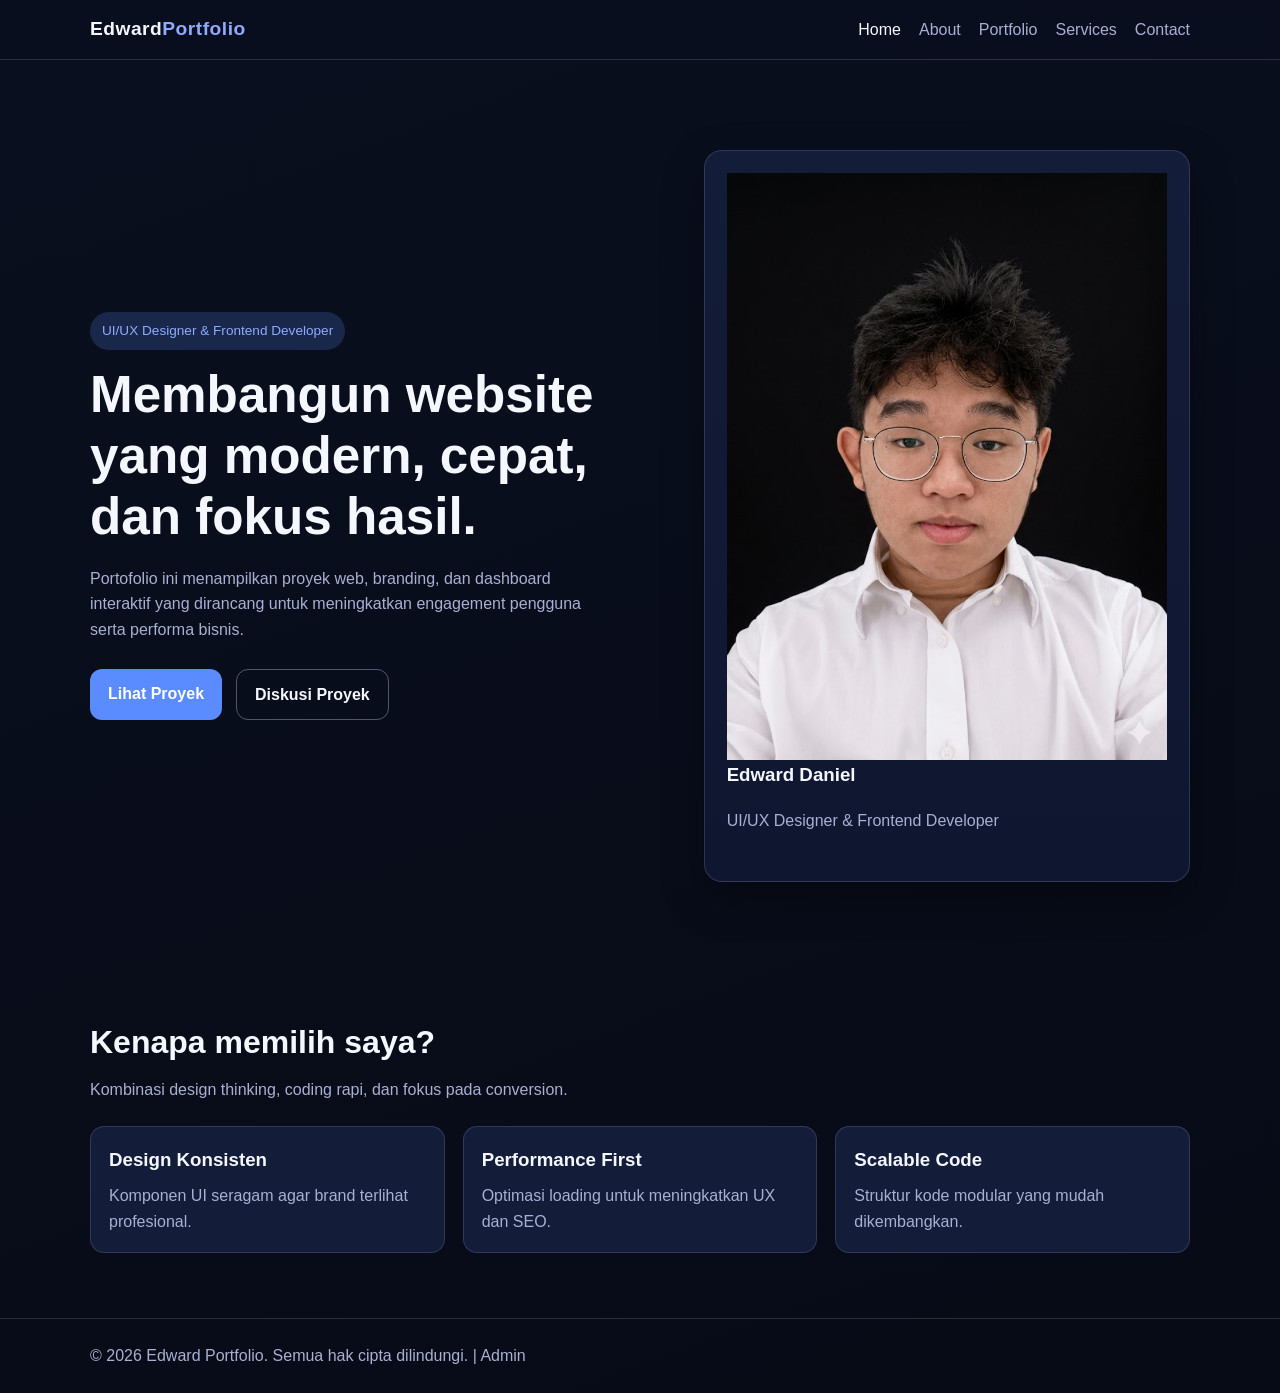
<file: portofoliouts/index.html>
<!doctype html>
<html lang="id">
  <head>
    <meta charset="UTF-8" />
    <meta name="viewport" content="width=device-width, initial-scale=1.0" />
    <title>Portfolio | Home</title>
    <link rel="stylesheet" href="styles.css" />
  </head>
  <body>
    <header class="navbar">
      <div class="container nav-wrap">
        <a href="index.html" class="brand">Edward<span>Portfolio</span></a>
        <button class="menu-btn" data-menu-btn>Menu</button>
        <nav class="menu" data-menu>
          <a data-link href="index.html">Home</a>
          <a data-link href="about.html">About</a>
          <a data-link href="portfolio.html">Portfolio</a>
          <a data-link href="services.html">Services</a>
          <a data-link href="contact.html">Contact</a>
        </nav>
      </div>
    </header>

    <main>
      <section class="hero">
        <div class="container hero-grid">
          <div>
            <span class="badge">UI/UX Designer & Frontend Developer</span>
            <h1 data-hero-title>
              Membangun website yang modern, cepat, dan fokus hasil.
            </h1>
            <p data-hero-description>
              Portofolio ini menampilkan proyek web, branding, dan dashboard
              interaktif yang dirancang untuk meningkatkan engagement pengguna
              serta performa bisnis.
            </p>
            <div class="cta">
              <a href="portfolio.html" class="btn btn-primary">Lihat Proyek</a>
              <a href="contact.html" class="btn btn-ghost">Diskusi Proyek</a>
            </div>
          </div>
          <div class="panel hero-card profile-card">
            <img src="images/fotodiriedu.png" alt="Profil Edward" />
            <h3>Edward Daniel</h3>
            <p class="section-subtitle">UI/UX Designer & Frontend Developer</p>
          </div>
        </div>
      </section>

      <section class="section">
        <div class="container">
          <h2 class="section-title">Kenapa memilih saya?</h2>
          <p class="section-subtitle">
            Kombinasi design thinking, coding rapi, dan fokus pada conversion.
          </p>
          <div class="grid-3">
            <article class="card">
              <h3>Design Konsisten</h3>
              <p>Komponen UI seragam agar brand terlihat profesional.</p>
            </article>
            <article class="card">
              <h3>Performance First</h3>
              <p>Optimasi loading untuk meningkatkan UX dan SEO.</p>
            </article>
            <article class="card">
              <h3>Scalable Code</h3>
              <p>Struktur kode modular yang mudah dikembangkan.</p>
            </article>
          </div>
        </div>
      </section>
    </main>

    <footer class="footer">
      <div class="container">
        <p>
          © 2026 Edward Portfolio. Semua hak cipta dilindungi. |
          <a href="admin.html">Admin</a>
        </p>
      </div>
    </footer>
    <script src="script.js"></script>
  </body>
</html>
</file>
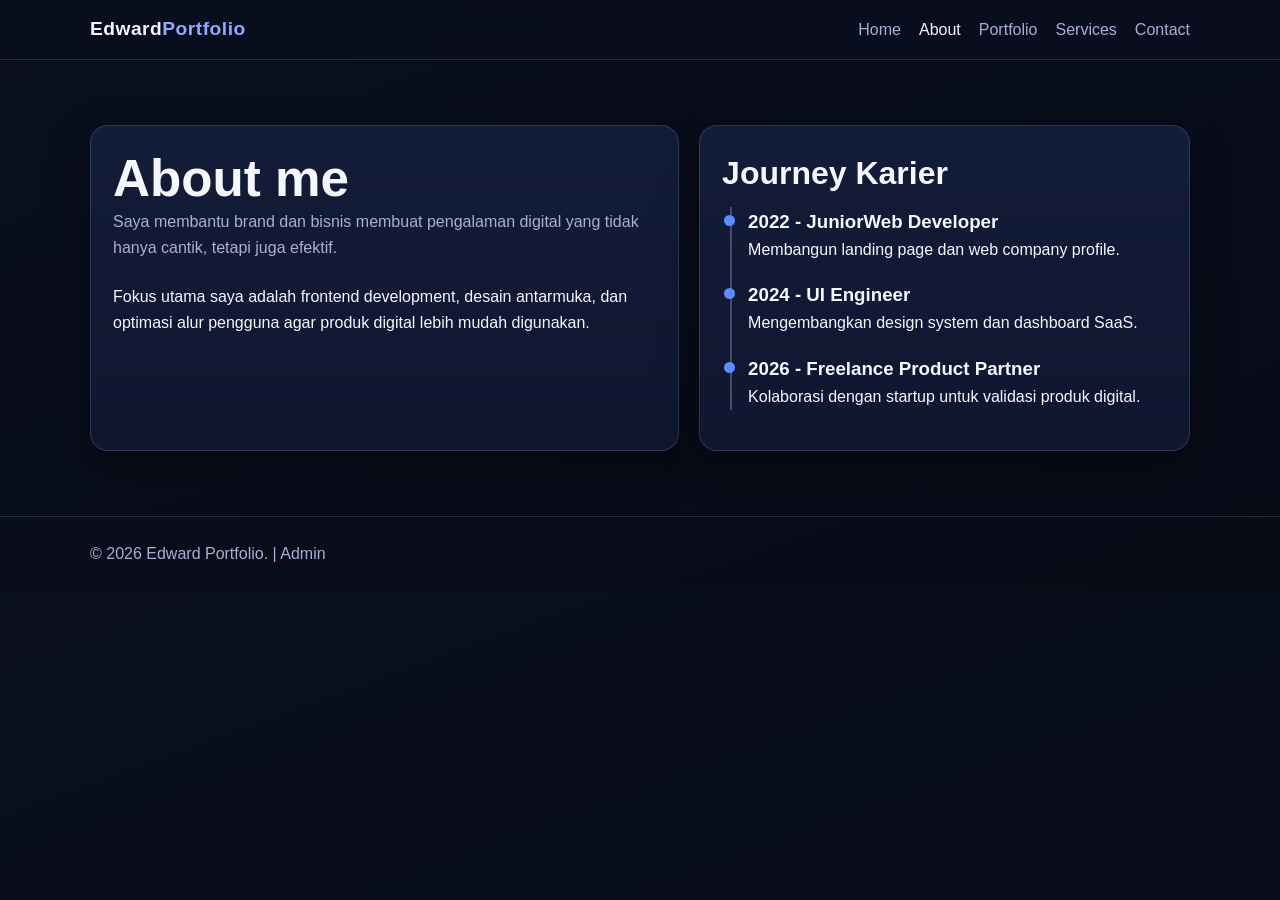
<file: portofoliouts/about.html>
<!doctype html>
<html lang="id">
  <head>
    <meta charset="UTF-8" />
    <meta name="viewport" content="width=device-width, initial-scale=1.0" />
    <title>Portfolio | About</title>
    <link rel="stylesheet" href="styles.css" />
  </head>
  <body>
    <header class="navbar">
      <div class="container nav-wrap">
        <a href="index.html" class="brand">Edward<span>Portfolio</span></a>
        <button class="menu-btn" data-menu-btn>Menu</button>
        <nav class="menu" data-menu>
          <a data-link href="index.html">Home</a>
          <a data-link href="about.html">About</a>
          <a data-link href="portfolio.html">Portfolio</a>
          <a data-link href="services.html">Services</a>
          <a data-link href="contact.html">Contact</a>
        </nav>
      </div>
    </header>
    <main class="section">
      <div class="container two-col">
        <section class="panel hero-card">
          <h1>About me</h1>
          <p class="section-subtitle" data-about-subtitle>
            Saya membantu brand dan bisnis membuat pengalaman digital yang tidak
            hanya cantik, tetapi juga efektif.
          </p>
          <p data-about-text>
            Fokus utama saya adalah frontend development, desain antarmuka, dan
            optimasi alur pengguna agar produk digital lebih mudah digunakan.
          </p>
        </section>
        <section class="panel hero-card">
          <h2 class="section-title">Journey Karier</h2>
          <div class="timeline">
            <div class="timeline-item">
              <h3>2022 - JuniorWeb Developer</h3>
              <p>Membangun landing page dan web company profile.</p>
            </div>
            <div class="timeline-item">
              <h3>2024 - UI Engineer</h3>
              <p>Mengembangkan design system dan dashboard SaaS.</p>
            </div>
            <div class="timeline-item">
              <h3>2026 - Freelance Product Partner</h3>
              <p>Kolaborasi dengan startup untuk validasi produk digital.</p>
            </div>
          </div>
        </section>
      </div>
    </main>
    <footer class="footer">
      <div class="container">
        <p>© 2026 Edward Portfolio. | <a href="admin.html">Admin</a></p>
      </div>
    </footer>
    <script src="script.js"></script>
  </body>
</html>
</file>
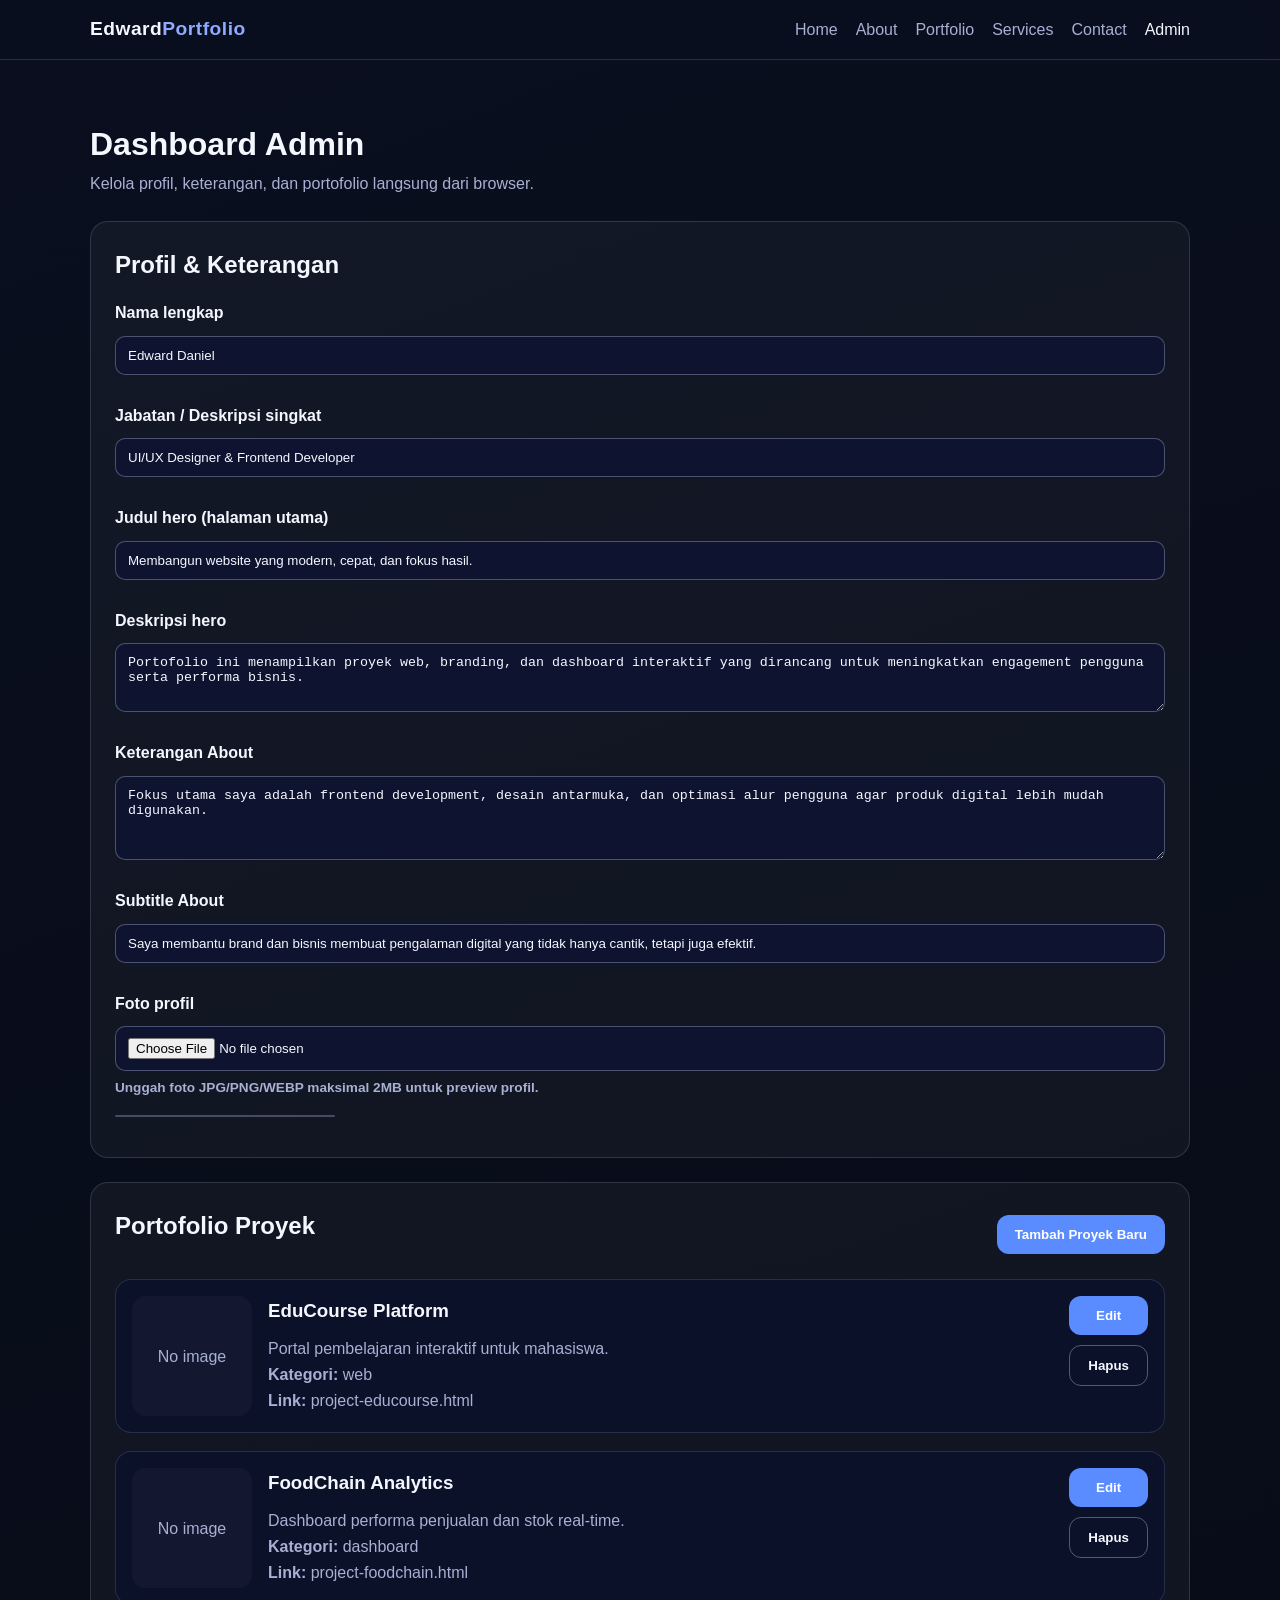
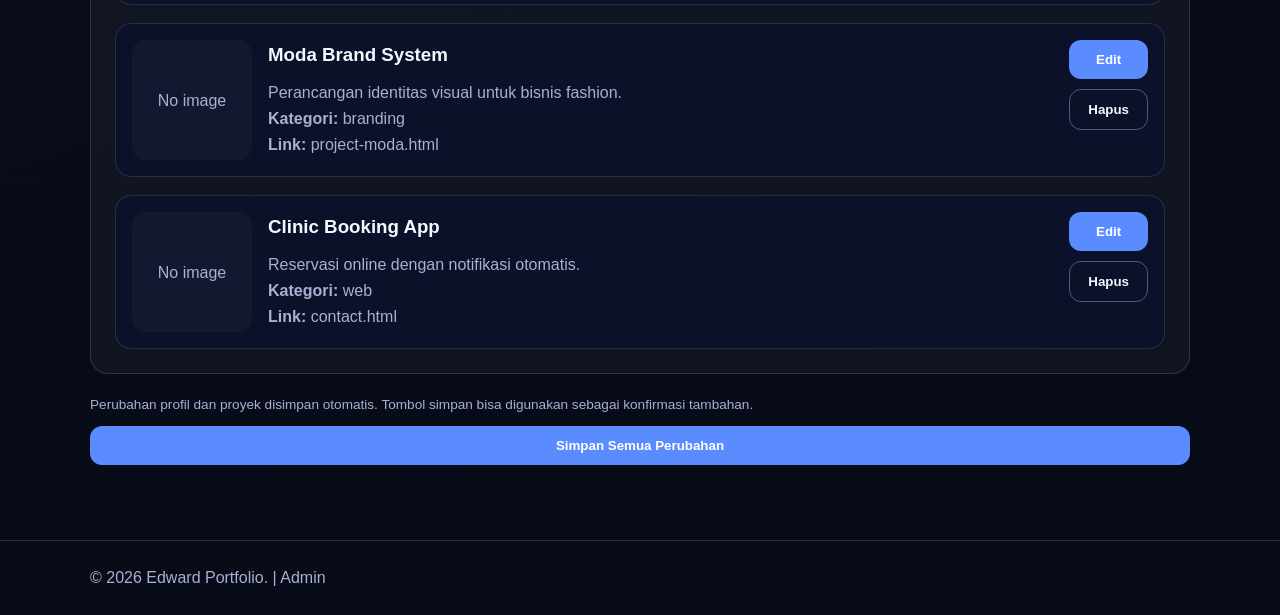
<file: portofoliouts/admin.html>
<!doctype html>
<html lang="id">
  <head>
    <meta charset="UTF-8" />
    <meta name="viewport" content="width=device-width, initial-scale=1.0" />
    <title>Admin | Portfolio</title>
    <link rel="stylesheet" href="styles.css" />
  </head>
  <body>
    <header class="navbar">
      <div class="container nav-wrap">
        <a href="index.html" class="brand">Edward<span>Portfolio</span></a>
        <button class="menu-btn" data-menu-btn>Menu</button>
        <nav class="menu" data-menu>
          <a data-link href="index.html">Home</a>
          <a data-link href="about.html">About</a>
          <a data-link href="portfolio.html">Portfolio</a>
          <a data-link href="services.html">Services</a>
          <a data-link href="contact.html">Contact</a>
          <a data-link href="admin.html">Admin</a>
        </nav>
      </div>
    </header>

    <main class="section">
      <div class="container">
        <h1 class="section-title">Dashboard Admin</h1>
        <p class="section-subtitle">
          Kelola profil, keterangan, dan portofolio langsung dari browser.
        </p>

        <section class="admin-panel">
          <h2>Profil & Keterangan</h2>
          <form data-admin-profile-form>
            <label>
              Nama lengkap
              <input
                type="text"
                name="name"
                placeholder="Edward Daniel"
                required
              />
            </label>
            <label>
              Jabatan / Deskripsi singkat
              <input
                type="text"
                name="subtitle"
                placeholder="UI/UX Designer & Frontend Developer"
                required
              />
            </label>
            <label>
              Judul hero (halaman utama)
              <input
                type="text"
                name="heroTitle"
                placeholder="Membangun website yang modern, cepat, dan fokus hasil."
                required
              />
            </label>
            <label>
              Deskripsi hero
              <textarea
                name="heroDescription"
                rows="3"
                placeholder="Portofolio ini menampilkan proyek web..."
                required
              ></textarea>
            </label>
            <label>
              Keterangan About
              <textarea
                name="aboutText"
                rows="4"
                placeholder="Fokus utama saya adalah frontend development..."
                required
              ></textarea>
            </label>
            <label>
              Subtitle About
              <input
                type="text"
                name="aboutSubtitle"
                placeholder="Saya membantu brand dan bisnis..."
                required
              />
            </label>
            <label>
              Foto profil
              <input
                type="file"
                name="profilePhoto"
                accept="image/*"
                data-admin-profile-photo
              />
              <span class="photo-note"
                >Unggah foto JPG/PNG/WEBP maksimal 2MB untuk preview
                profil.</span
              >
              <img class="photo-preview" data-admin-profile-preview hidden />
            </label>
          </form>
        </section>

        <section class="admin-panel">
          <div class="admin-header-row">
            <h2>Portofolio Proyek</h2>
            <button
              class="btn btn-primary"
              data-admin-add-project
              type="button"
            >
              Tambah Proyek Baru
            </button>
          </div>
          <div data-admin-projects class="project-list"></div>
          <div class="project-form-panel" data-admin-new-project hidden>
            <h3>Tambah / Edit Proyek</h3>
            <form data-admin-project-form>
              <input type="hidden" name="projectId" />
              <label>
                Judul proyek
                <input type="text" name="title" required />
              </label>
              <label>
                Kategori
                <input
                  type="text"
                  name="category"
                  placeholder="web / dashboard / branding"
                  required
                />
              </label>
              <label>
                Deskripsi singkat
                <textarea name="description" rows="3" required></textarea>
              </label>
              <label>
                Link detail atau halaman eksternal
                <input
                  type="url"
                  name="link"
                  placeholder="project-educourse.html"
                  required
                />
              </label>
              <label>
                Foto thumbnail proyek
                <input
                  type="file"
                  name="projectPhoto"
                  accept="image/*"
                  data-admin-project-photo
                />
                <span class="photo-note"
                  >Foto akan ditampilkan sebagai thumbnail di halaman
                  portfolio.</span
                >
                <img class="photo-preview" data-admin-project-preview hidden />
              </label>
              <div class="project-form-actions">
                <button class="btn btn-primary" type="submit">
                  Simpan Proyek
                </button>
                <button
                  class="btn btn-ghost"
                  type="button"
                  data-admin-cancel-project
                >
                  Kembali
                </button>
              </div>
            </form>
          </div>
        </section>

        <div class="admin-actions">
          <p class="photo-note">
            Perubahan profil dan proyek disimpan otomatis. Tombol simpan bisa
            digunakan sebagai konfirmasi tambahan.
          </p>
          <button class="btn btn-primary" data-admin-save type="button">
            Simpan Semua Perubahan
          </button>
          <p class="feedback" data-admin-feedback></p>
        </div>
      </div>
    </main>

    <footer class="footer">
      <div class="container">
        <p>© 2026 Edward Portfolio. | <a href="admin.html">Admin</a></p>
      </div>
    </footer>
    <script src="script.js"></script>
  </body>
</html>
</file>
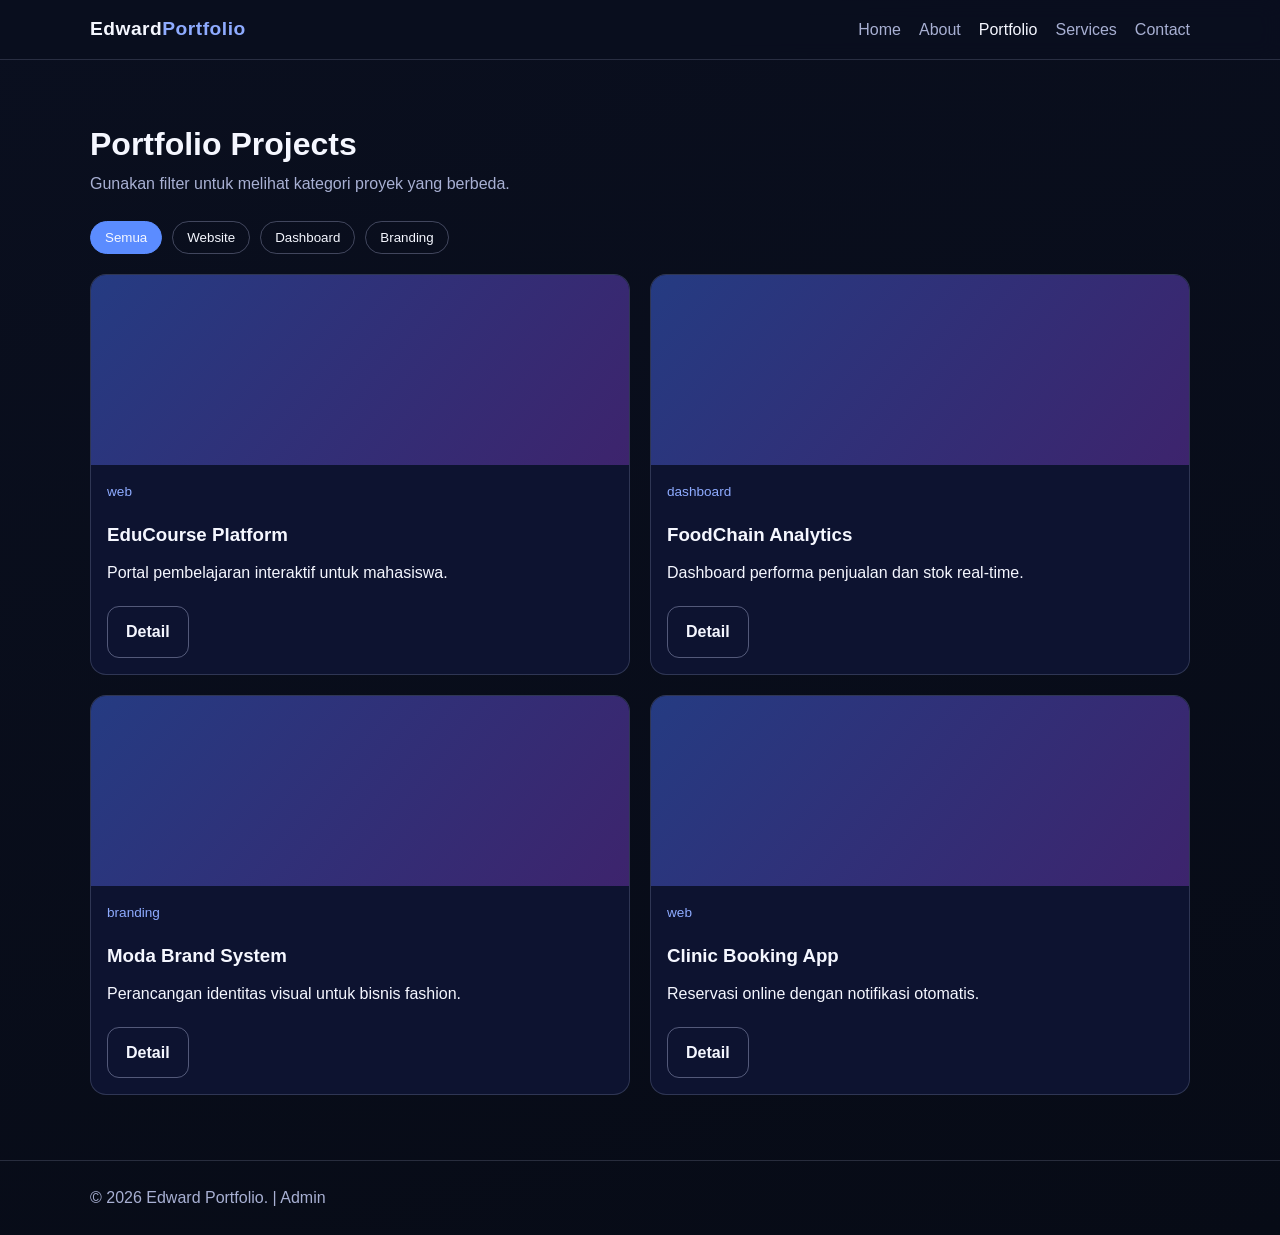
<file: portofoliouts/portfolio.html>
<!doctype html>
<html lang="id">
  <head>
    <meta charset="UTF-8" />
    <meta name="viewport" content="width=device-width, initial-scale=1.0" />
    <title>Portfolio | Works</title>
    <link rel="stylesheet" href="styles.css" />
  </head>
  <body>
    <header class="navbar">
      <div class="container nav-wrap">
        <a href="index.html" class="brand">Edward<span>Portfolio</span></a>
        <button class="menu-btn" data-menu-btn>Menu</button>
        <nav class="menu" data-menu>
          <a data-link href="index.html">Home</a>
          <a data-link href="about.html">About</a>
          <a data-link href="portfolio.html">Portfolio</a>
          <a data-link href="services.html">Services</a>
          <a data-link href="contact.html">Contact</a>
        </nav>
      </div>
    </header>
    <main class="section">
      <div class="container">
        <h1 class="section-title">Portfolio Projects</h1>
        <p class="section-subtitle">
          Gunakan filter untuk melihat kategori proyek yang berbeda.
        </p>
        <div class="filters">
          <button class="filter-btn active" data-filter="all">Semua</button>
          <button class="filter-btn" data-filter="web">Website</button>
          <button class="filter-btn" data-filter="dashboard">Dashboard</button>
          <button class="filter-btn" data-filter="branding">Branding</button>
        </div>
        <div class="portfolio-grid" data-portfolio-grid></div>
      </div>
    </main>
    <footer class="footer">
      <div class="container">
        <p>© 2026 Edward Portfolio. | <a href="admin.html">Admin</a></p>
      </div>
    </footer>
    <script src="script.js"></script>
  </body>
</html>
</file>
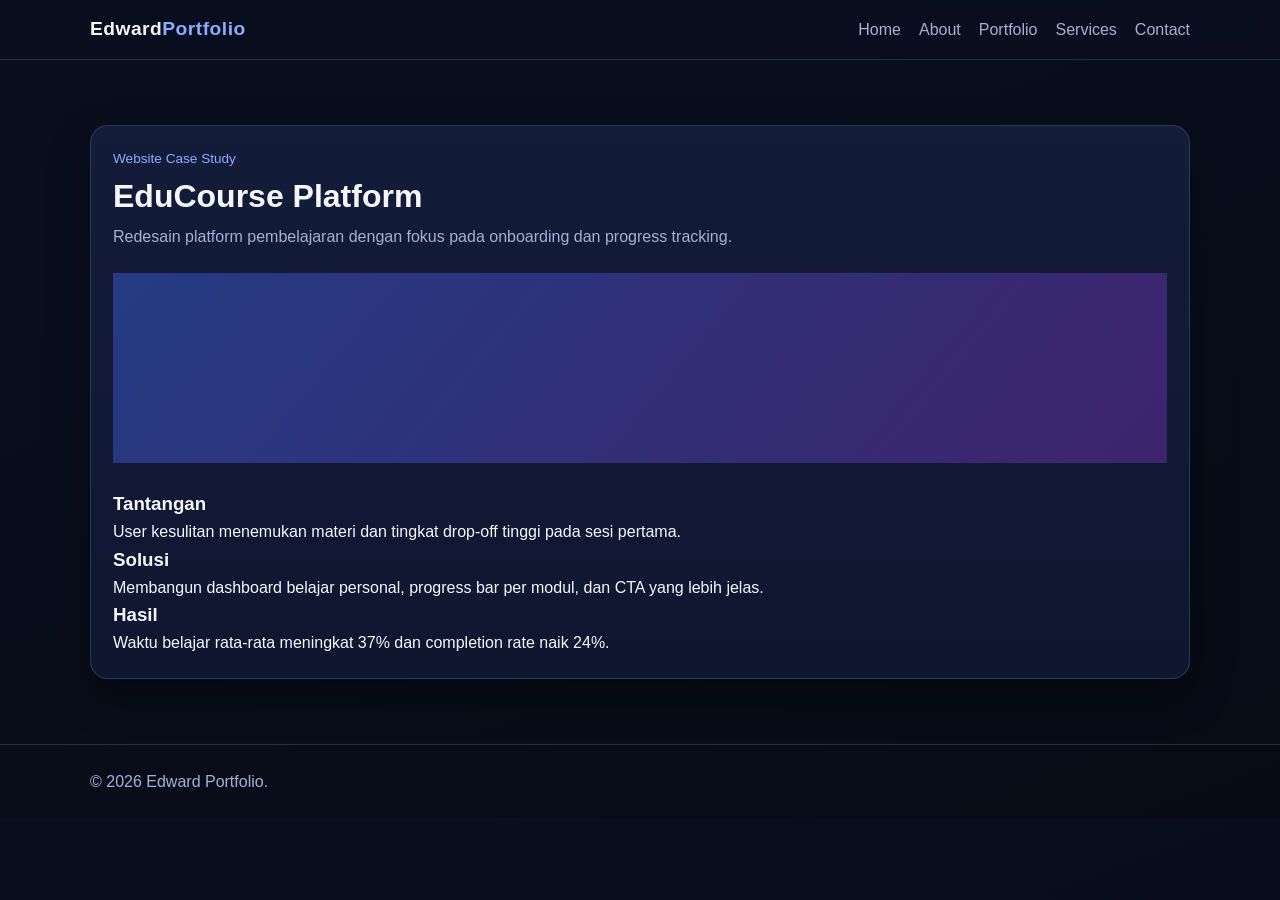
<file: portofoliouts/project-educourse.html>
<!DOCTYPE html>
<html lang="id">
  <head>
    <meta charset="UTF-8" />
    <meta name="viewport" content="width=device-width, initial-scale=1.0" />
    <title>Detail Proyek | EduCourse</title>
    <link rel="stylesheet" href="styles.css" />
  </head>
  <body>
    <header class="navbar">
      <div class="container nav-wrap">
        <a href="index.html" class="brand">Edward<span>Portfolio</span></a>
        <button class="menu-btn" data-menu-btn>Menu</button>
        <nav class="menu" data-menu>
          <a data-link href="index.html">Home</a>
          <a data-link href="about.html">About</a>
          <a data-link href="portfolio.html">Portfolio</a>
          <a data-link href="services.html">Services</a>
          <a data-link href="contact.html">Contact</a>
        </nav>
      </div>
    </header>
    <main class="section">
      <div class="container panel hero-card">
        <p class="meta">Website Case Study</p>
        <h1 class="section-title">EduCourse Platform</h1>
        <p class="section-subtitle">
          Redesain platform pembelajaran dengan fokus pada onboarding dan progress
          tracking.
        </p>
        <div class="thumb"></div>
        <br />
        <h3>Tantangan</h3>
        <p>
          User kesulitan menemukan materi dan tingkat drop-off tinggi pada sesi
          pertama.
        </p>
        <h3>Solusi</h3>
        <p>
          Membangun dashboard belajar personal, progress bar per modul, dan CTA
          yang lebih jelas.
        </p>
        <h3>Hasil</h3>
        <p>Waktu belajar rata-rata meningkat 37% dan completion rate naik 24%.</p>
      </div>
    </main>
    <footer class="footer">
      <div class="container">
        <p>© 2026 Edward Portfolio.</p>
      </div>
    </footer>
    <script src="script.js"></script>
  </body>
</html>
</file>
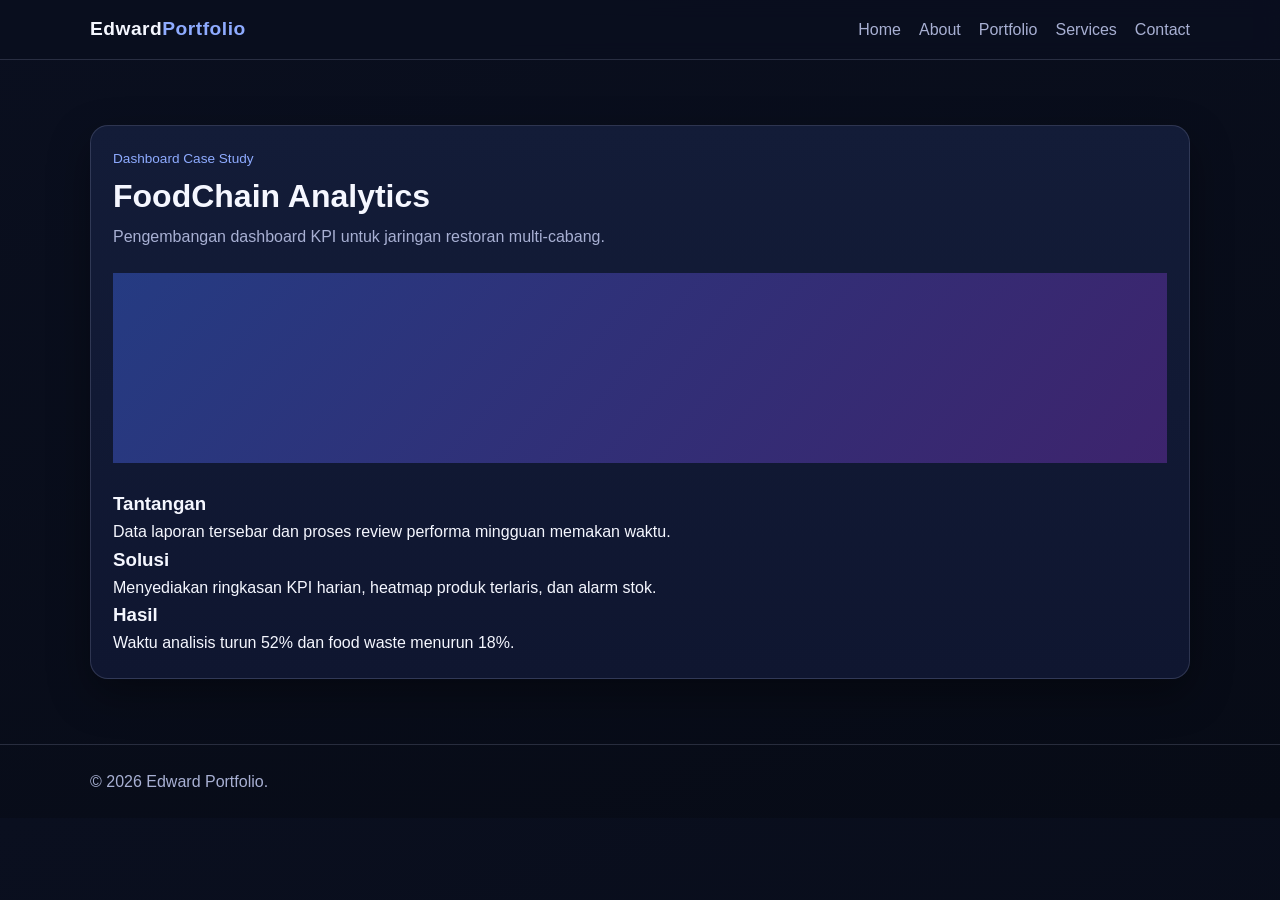
<file: portofoliouts/project-foodchain.html>
<!DOCTYPE html>
<html lang="id">
  <head>
    <meta charset="UTF-8" />
    <meta name="viewport" content="width=device-width, initial-scale=1.0" />
    <title>Detail Proyek | FoodChain</title>
    <link rel="stylesheet" href="styles.css" />
  </head>
  <body>
    <header class="navbar">
      <div class="container nav-wrap">
        <a href="index.html" class="brand">Edward<span>Portfolio</span></a>
        <button class="menu-btn" data-menu-btn>Menu</button>
        <nav class="menu" data-menu>
          <a data-link href="index.html">Home</a>
          <a data-link href="about.html">About</a>
          <a data-link href="portfolio.html">Portfolio</a>
          <a data-link href="services.html">Services</a>
          <a data-link href="contact.html">Contact</a>
        </nav>
      </div>
    </header>
    <main class="section">
      <div class="container panel hero-card">
        <p class="meta">Dashboard Case Study</p>
        <h1 class="section-title">FoodChain Analytics</h1>
        <p class="section-subtitle">
          Pengembangan dashboard KPI untuk jaringan restoran multi-cabang.
        </p>
        <div class="thumb"></div>
        <br />
        <h3>Tantangan</h3>
        <p>
          Data laporan tersebar dan proses review performa mingguan memakan waktu.
        </p>
        <h3>Solusi</h3>
        <p>
          Menyediakan ringkasan KPI harian, heatmap produk terlaris, dan alarm stok.
        </p>
        <h3>Hasil</h3>
        <p>Waktu analisis turun 52% dan food waste menurun 18%.</p>
      </div>
    </main>
    <footer class="footer">
      <div class="container">
        <p>© 2026 Edward Portfolio.</p>
      </div>
    </footer>
    <script src="script.js"></script>
  </body>
</html>
</file>
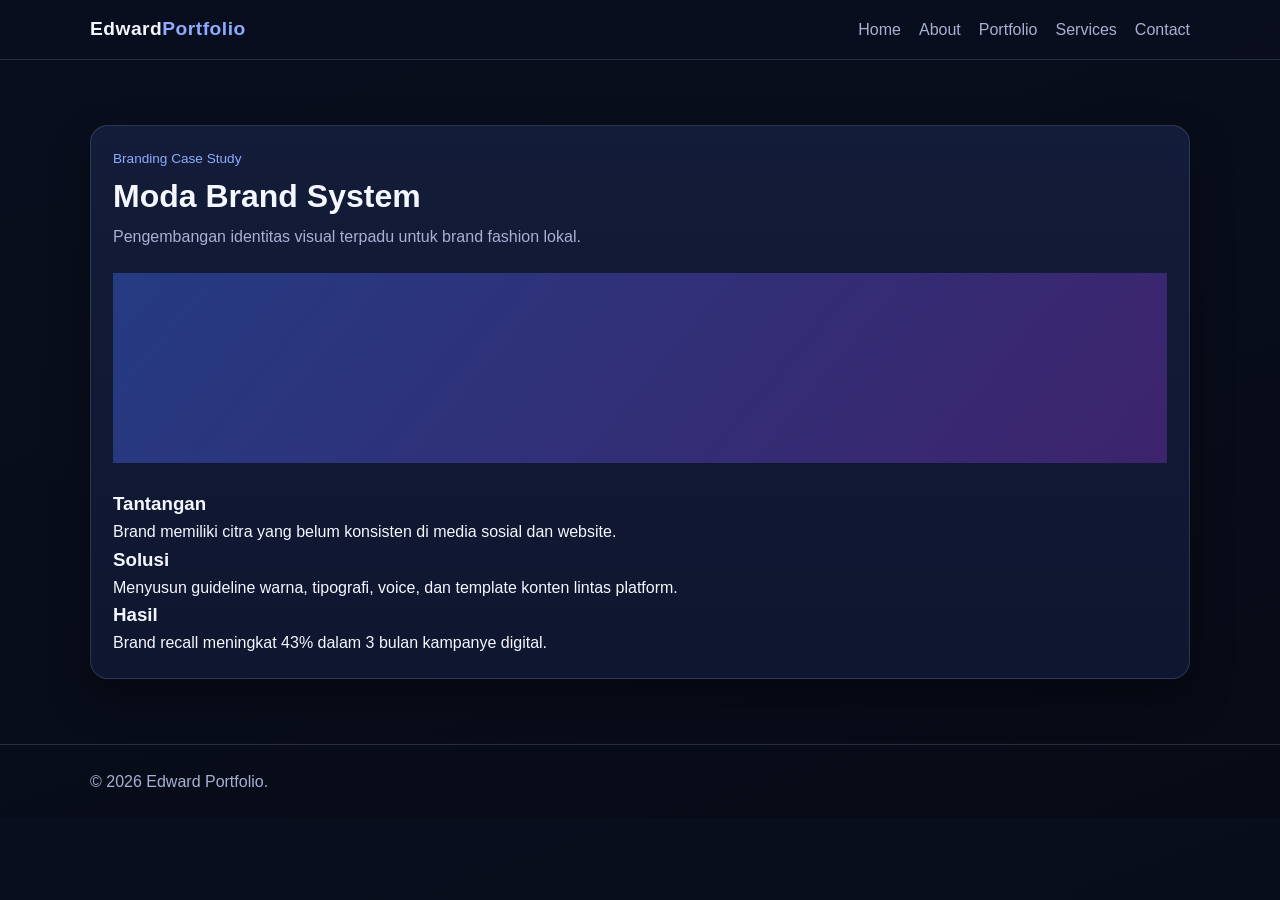
<file: portofoliouts/project-moda.html>
<!DOCTYPE html>
<html lang="id">
  <head>
    <meta charset="UTF-8" />
    <meta name="viewport" content="width=device-width, initial-scale=1.0" />
    <title>Detail Proyek | Moda</title>
    <link rel="stylesheet" href="styles.css" />
  </head>
  <body>
    <header class="navbar">
      <div class="container nav-wrap">
        <a href="index.html" class="brand">Edward<span>Portfolio</span></a>
        <button class="menu-btn" data-menu-btn>Menu</button>
        <nav class="menu" data-menu>
          <a data-link href="index.html">Home</a>
          <a data-link href="about.html">About</a>
          <a data-link href="portfolio.html">Portfolio</a>
          <a data-link href="services.html">Services</a>
          <a data-link href="contact.html">Contact</a>
        </nav>
      </div>
    </header>
    <main class="section">
      <div class="container panel hero-card">
        <p class="meta">Branding Case Study</p>
        <h1 class="section-title">Moda Brand System</h1>
        <p class="section-subtitle">
          Pengembangan identitas visual terpadu untuk brand fashion lokal.
        </p>
        <div class="thumb"></div>
        <br />
        <h3>Tantangan</h3>
        <p>
          Brand memiliki citra yang belum konsisten di media sosial dan website.
        </p>
        <h3>Solusi</h3>
        <p>
          Menyusun guideline warna, tipografi, voice, dan template konten lintas
          platform.
        </p>
        <h3>Hasil</h3>
        <p>Brand recall meningkat 43% dalam 3 bulan kampanye digital.</p>
      </div>
    </main>
    <footer class="footer">
      <div class="container">
        <p>© 2026 Edward Portfolio.</p>
      </div>
    </footer>
    <script src="script.js"></script>
  </body>
</html>
</file>
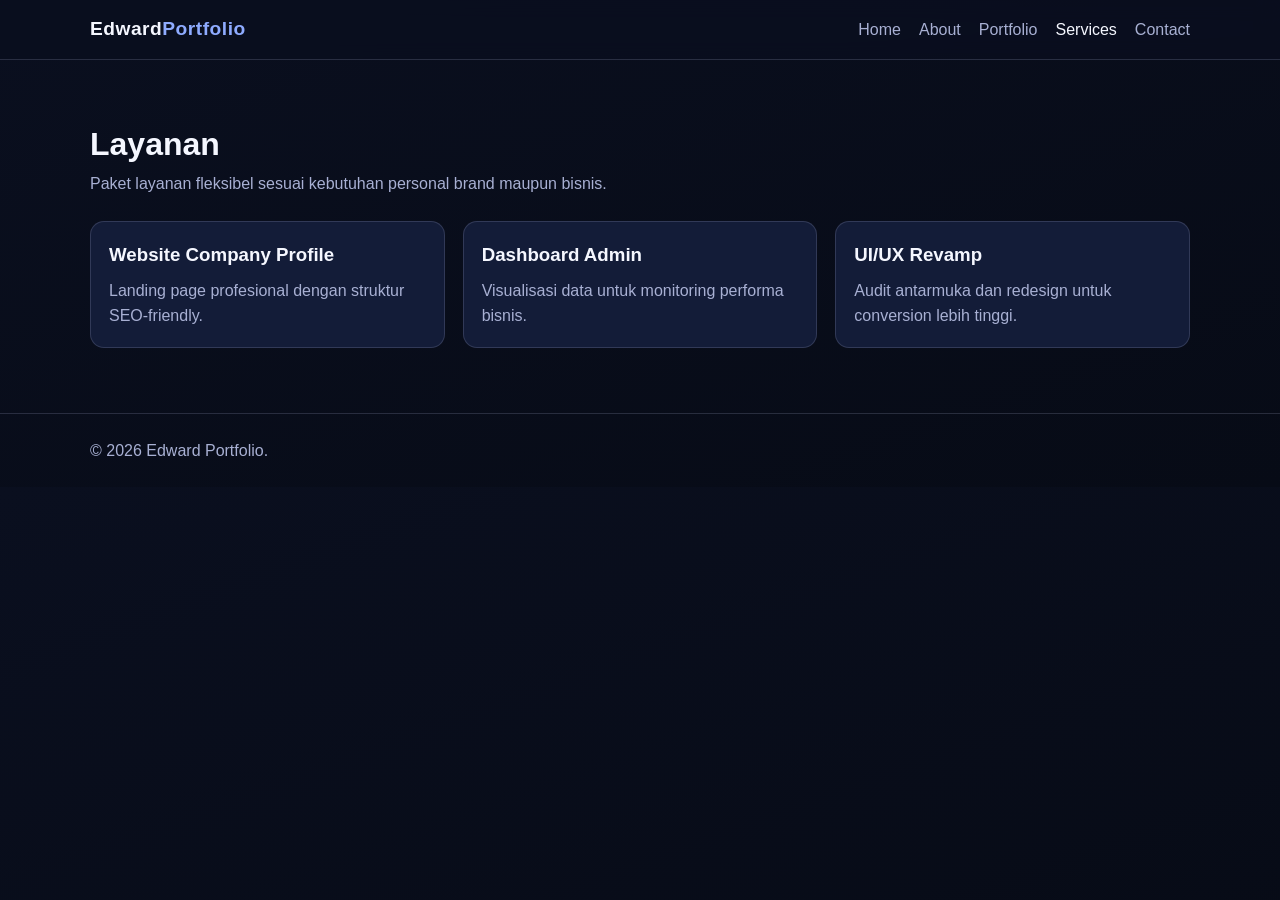
<file: portofoliouts/services.html>
<!DOCTYPE html>
<html lang="id">
  <head>
    <meta charset="UTF-8" />
    <meta name="viewport" content="width=device-width, initial-scale=1.0" />
    <title>Portfolio | Services</title>
    <link rel="stylesheet" href="styles.css" />
  </head>
  <body>
    <header class="navbar">
      <div class="container nav-wrap">
        <a href="index.html" class="brand">Edward<span>Portfolio</span></a>
        <button class="menu-btn" data-menu-btn>Menu</button>
        <nav class="menu" data-menu>
          <a data-link href="index.html">Home</a>
          <a data-link href="about.html">About</a>
          <a data-link href="portfolio.html">Portfolio</a>
          <a data-link href="services.html">Services</a>
          <a data-link href="contact.html">Contact</a>
        </nav>
      </div>
    </header>
    <main class="section">
      <div class="container">
        <h1 class="section-title">Layanan</h1>
        <p class="section-subtitle">
          Paket layanan fleksibel sesuai kebutuhan personal brand maupun bisnis.
        </p>
        <div class="grid-3">
          <article class="card">
            <h3>Website Company Profile</h3>
            <p>Landing page profesional dengan struktur SEO-friendly.</p>
          </article>
          <article class="card">
            <h3>Dashboard Admin</h3>
            <p>Visualisasi data untuk monitoring performa bisnis.</p>
          </article>
          <article class="card">
            <h3>UI/UX Revamp</h3>
            <p>Audit antarmuka dan redesign untuk conversion lebih tinggi.</p>
          </article>
        </div>
      </div>
    </main>
    <footer class="footer">
      <div class="container">
        <p>© 2026 Edward Portfolio.</p>
      </div>
    </footer>
    <script src="script.js"></script>
  </body>
</html>
</file>
<file: portofoliouts/styles.css>
:root {
  --bg: #0a0f1f;
  --bg-soft: #121a33;
  --text: #f5f7ff;
  --muted: #a8b0d3;
  --primary: #5b8cff;
  --primary-soft: #8eabff;
  --card: #131c38;
  --success: #39d98a;
  --danger: #ff6b6b;
  --shadow: 0 16px 40px rgba(0, 0, 0, 0.35);
}

* {
  margin: 0;
  padding: 0;
  box-sizing: border-box;
}

html,
body {
  scroll-behavior: smooth;
}

body {
  font-family: "Segoe UI", Tahoma, Geneva, Verdana, sans-serif;
  background: linear-gradient(160deg, var(--bg) 0%, #070b16 100%);
  color: var(--text);
  line-height: 1.6;
}

a {
  color: inherit;
  text-decoration: none;
}

img {
  max-width: 100%;
  display: block;
}

.container {
  width: min(1100px, 92%);
  margin: 0 auto;
}

.navbar {
  position: sticky;
  top: 0;
  z-index: 1000;
  background: rgba(10, 15, 31, 0.85);
  backdrop-filter: blur(10px);
  border-bottom: 1px solid rgba(168, 176, 211, 0.2);
}

.nav-wrap {
  display: flex;
  align-items: center;
  justify-content: space-between;
  padding: 14px 0;
}

.brand {
  font-weight: 700;
  font-size: 1.2rem;
  letter-spacing: 0.5px;
}

.brand span {
  color: var(--primary-soft);
}

.menu {
  display: flex;
  gap: 18px;
  align-items: center;
}

.menu a {
  color: var(--muted);
  font-weight: 500;
  transition: color 0.2s ease;
}

.menu a:hover,
.menu a.active {
  color: var(--text);
}

.menu-btn {
  display: none;
  border: 1px solid rgba(168, 176, 211, 0.4);
  background: transparent;
  color: var(--text);
  border-radius: 10px;
  padding: 8px 12px;
  cursor: pointer;
}

.hero {
  padding: 90px 0 70px;
}

.hero-grid {
  display: grid;
  grid-template-columns: 1.2fr 1fr;
  gap: 30px;
  align-items: center;
}

.badge {
  display: inline-block;
  background: rgba(91, 140, 255, 0.2);
  color: var(--primary-soft);
  padding: 8px 12px;
  border-radius: 999px;
  font-size: 0.85rem;
  margin-bottom: 14px;
}

h1 {
  font-size: clamp(2rem, 4vw, 3.2rem);
  line-height: 1.2;
}

.hero p {
  margin: 18px 0 26px;
  color: var(--muted);
  max-width: 56ch;
}

.cta {
  display: flex;
  gap: 14px;
  flex-wrap: wrap;
}

.btn {
  border: 0;
  border-radius: 12px;
  padding: 12px 18px;
  font-weight: 600;
  cursor: pointer;
  transition:
    transform 0.2s ease,
    opacity 0.2s ease;
}

.btn:hover {
  transform: translateY(-2px);
}

.btn-primary {
  background: var(--primary);
  color: white;
}

.btn-ghost {
  background: transparent;
  border: 1px solid rgba(168, 176, 211, 0.45);
  color: var(--text);
}

.panel {
  background: linear-gradient(180deg, var(--card), #0f1630);
  border: 1px solid rgba(168, 176, 211, 0.2);
  border-radius: 18px;
  box-shadow: var(--shadow);
}

.hero-card {
  padding: 22px;
}

.stats {
  display: grid;
  grid-template-columns: repeat(3, 1fr);
  gap: 10px;
  margin-top: 12px;
}

.stat {
  background: rgba(255, 255, 255, 0.04);
  border-radius: 12px;
  padding: 12px;
}

.section {
  padding: 65px 0;
}

.section-title {
  font-size: clamp(1.4rem, 3vw, 2rem);
  margin-bottom: 8px;
}

.section-subtitle {
  color: var(--muted);
  margin-bottom: 24px;
}

.grid-3 {
  display: grid;
  grid-template-columns: repeat(3, 1fr);
  gap: 18px;
}

.card {
  padding: 18px;
  background: var(--card);
  border: 1px solid rgba(168, 176, 211, 0.2);
  border-radius: 14px;
  transition:
    transform 0.2s ease,
    border-color 0.2s ease;
}

.card:hover {
  transform: translateY(-4px);
  border-color: rgba(142, 171, 255, 0.5);
}

.card h3 {
  margin-bottom: 8px;
}

.card p {
  color: var(--muted);
}

.portfolio-grid {
  display: grid;
  grid-template-columns: repeat(2, 1fr);
  gap: 20px;
}

.portfolio-item {
  overflow: hidden;
  border-radius: 16px;
  border: 1px solid rgba(168, 176, 211, 0.22);
  background: #0d1330;
}

.thumb {
  height: 190px;
  background: linear-gradient(130deg, #253b82, #3d246d);
}

.portfolio-item .content {
  padding: 16px;
}

.meta {
  color: var(--primary-soft);
  font-size: 0.85rem;
  margin-bottom: 8px;
}

.filters {
  display: flex;
  gap: 10px;
  flex-wrap: wrap;
  margin-bottom: 20px;
}

.filter-btn {
  border: 1px solid rgba(168, 176, 211, 0.35);
  background: transparent;
  color: var(--text);
  border-radius: 999px;
  padding: 8px 14px;
  cursor: pointer;
}

.admin-panel {
  background: rgba(255, 255, 255, 0.04);
  border: 1px solid rgba(168, 176, 211, 0.2);
  border-radius: 18px;
  padding: 24px;
  margin-bottom: 24px;
}

.admin-panel h2,
.admin-panel h3 {
  margin-bottom: 16px;
}

.admin-panel label {
  display: grid;
  gap: 10px;
  margin-bottom: 16px;
  font-weight: 600;
}

.project-list {
  display: grid;
  gap: 18px;
}

.project-item {
  display: grid;
  grid-template-columns: 120px 1fr auto;
  gap: 16px;
  align-items: flex-start;
  background: #0b1129;
  border: 1px solid rgba(168, 176, 211, 0.18);
  border-radius: 16px;
  padding: 16px;
}

.project-preview {
  min-width: 120px;
  min-height: 120px;
  border-radius: 14px;
  overflow: hidden;
  background: rgba(255, 255, 255, 0.03);
  display: grid;
  place-items: center;
}

.project-thumbnail {
  width: 100%;
  height: 100%;
  object-fit: cover;
}

.project-thumbnail.empty {
  width: 100%;
  height: 100%;
  color: var(--muted);
  display: grid;
  place-items: center;
  text-align: center;
  padding: 12px;
}

.project-meta {
  color: var(--muted);
}

.project-meta h3 {
  margin-bottom: 10px;
  color: var(--text);
}

.project-actions {
  display: flex;
  flex-direction: column;
  gap: 10px;
}

.admin-header-row {
  display: flex;
  justify-content: space-between;
  align-items: center;
  gap: 16px;
  margin-bottom: 18px;
}

.project-form-panel {
  background: rgba(255, 255, 255, 0.03);
  border: 1px solid rgba(168, 176, 211, 0.18);
  border-radius: 18px;
  padding: 22px;
  margin-top: 20px;
}

.project-form-actions {
  display: flex;
  gap: 12px;
  flex-wrap: wrap;
  margin-top: 12px;
}

.admin-actions {
  display: flex;
  flex-direction: column;
  gap: 10px;
  margin-top: 10px;
}

.photo-preview {
  width: 100%;
  max-width: 250px;
  border-radius: 14px;
  margin-top: 8px;
  border: 1px solid rgba(168, 176, 211, 0.35);
}

.photo-note {
  color: var(--muted);
  font-size: 0.9rem;
}

.filter-btn.active {
  background: var(--primary);
  border-color: var(--primary);
}

.timeline {
  border-left: 2px solid rgba(168, 176, 211, 0.35);
  margin-left: 8px;
}

.timeline-item {
  margin-left: 16px;
  margin-bottom: 18px;
  position: relative;
}

.timeline-item::before {
  content: "";
  position: absolute;
  left: -24px;
  top: 8px;
  width: 11px;
  height: 11px;
  border-radius: 50%;
  background: var(--primary);
}

form {
  display: grid;
  gap: 12px;
}

input,
textarea {
  width: 100%;
  border: 1px solid rgba(168, 176, 211, 0.4);
  border-radius: 10px;
  padding: 11px 12px;
  background: #0e1430;
  color: var(--text);
}

input:focus,
textarea:focus {
  outline: 2px solid rgba(91, 140, 255, 0.4);
}

.feedback {
  font-size: 0.9rem;
}

.feedback.ok {
  color: var(--success);
}

.feedback.error {
  color: var(--danger);
}

.social-links {
  display: flex;
  gap: 10px;
  flex-wrap: wrap;
  margin-top: 8px;
}

.social-links a {
  border: 1px solid rgba(168, 176, 211, 0.35);
  border-radius: 12px;
  width: 44px;
  height: 44px;
  display: inline-flex;
  align-items: center;
  justify-content: center;
  color: var(--primary-soft);
}

.social-links a:hover {
  border-color: var(--primary-soft);
  color: var(--text);
}

.social-links svg {
  width: 22px;
  height: 22px;
  fill: currentColor;
}

.sr-only {
  position: absolute;
  width: 1px;
  height: 1px;
  padding: 0;
  margin: -1px;
  overflow: hidden;
  clip: rect(0, 0, 0, 0);
  border: 0;
}

.photo-note {
  color: var(--muted);
  font-size: 0.85rem;
  margin-top: -4px;
}

.photo-preview {
  width: 100%;
  max-width: 220px;
  border-radius: 12px;
  border: 1px solid rgba(168, 176, 211, 0.35);
  margin-top: 6px;
}

.footer {
  border-top: 1px solid rgba(168, 176, 211, 0.2);
  padding: 24px 0;
  color: var(--muted);
}

.two-col {
  display: grid;
  grid-template-columns: 1.2fr 1fr;
  gap: 20px;
}

@media (max-width: 900px) {
  .hero-grid,
  .two-col,
  .grid-3,
  .portfolio-grid {
    grid-template-columns: 1fr;
  }

  .menu-btn {
    display: inline-block;
  }

  .menu {
    position: absolute;
    right: 4%;
    top: 64px;
    background: #0e1631;
    border: 1px solid rgba(168, 176, 211, 0.28);
    border-radius: 14px;
    flex-direction: column;
    align-items: flex-start;
    min-width: 210px;
    padding: 12px;
    display: none;
  }

  .menu.open {
    display: flex;
  }
}
.portfolio-item .content {
  display: flex;
  flex-direction: column;
  gap: 10px;
}

.portfolio-item .btn {
  margin-top: 10px;
  align-self: flex-start;
}
</file>
